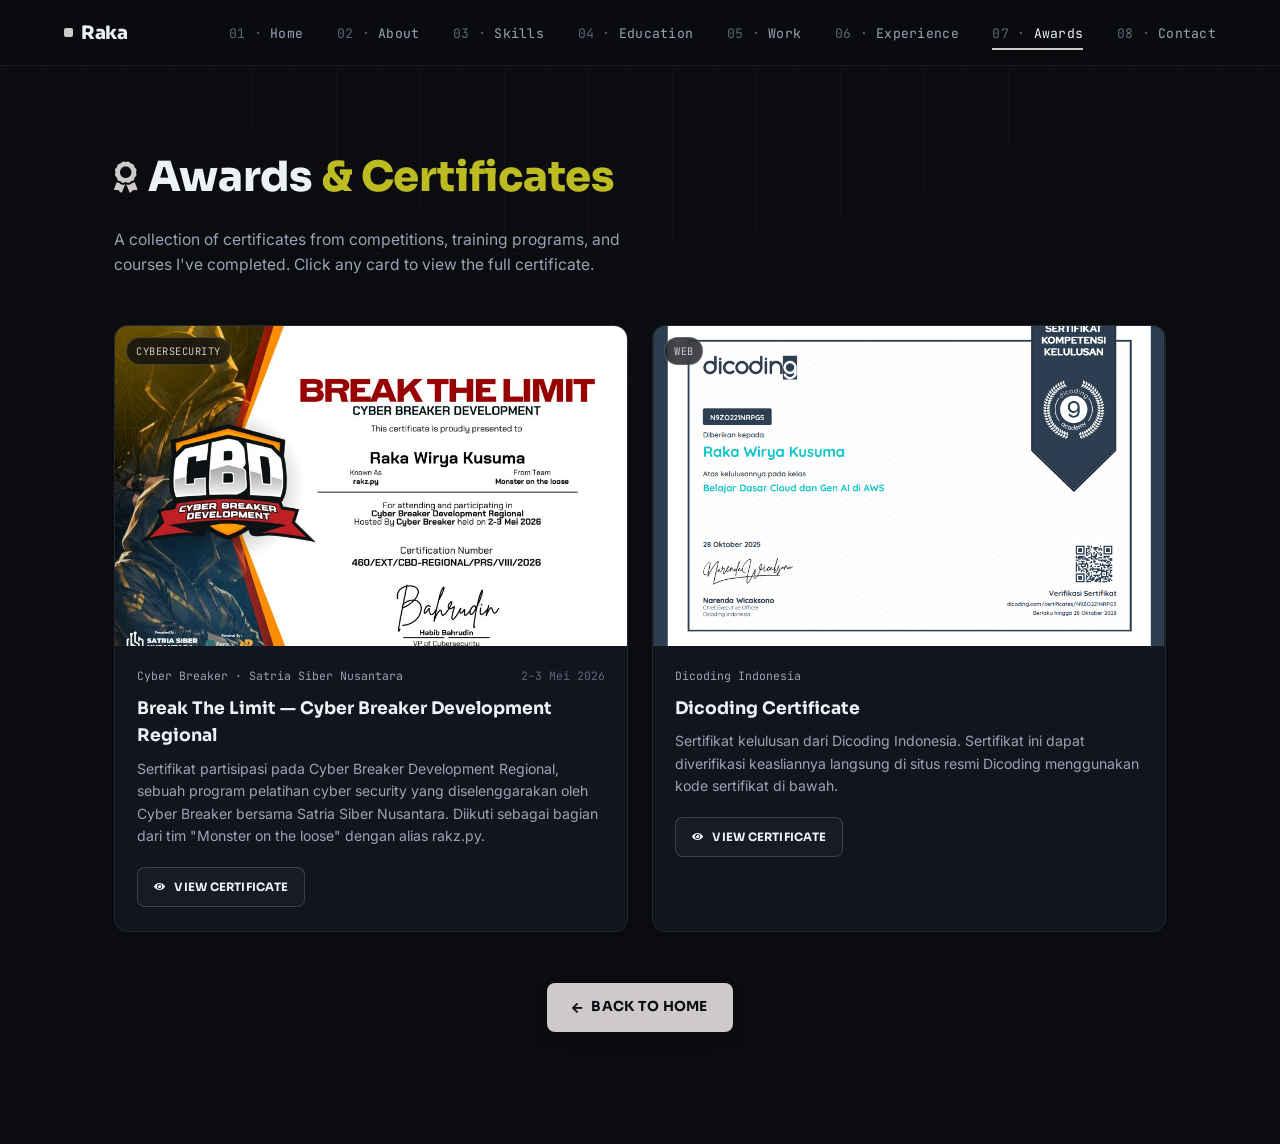
<file: awards/index.html>
<!DOCTYPE html>
<html lang="en">
<head>
    <meta charset="UTF-8">
    <meta http-equiv="X-UA-Compatible" content="IE=edge">
    <meta name="viewport" content="width=device-width, initial-scale=1.0">
    <meta name="description" content="Awards and certificates earned by Raka Wirya Kusuma." />
    <link rel="stylesheet" href="./style.css">
    <!-- Font Awesome -->
    <link rel="stylesheet" href="https://cdnjs.cloudflare.com/ajax/libs/font-awesome/5.15.3/css/all.min.css" integrity="sha512-iBBXm8fW90+nuLcSKlbmrPcLa0OT92xO1BIsZ+ywDWZCvqsWgccV3gFoRBv0z+8dLJgyAHIhR35VZc2oM/gI1w==" crossorigin="anonymous" referrerpolicy="no-referrer" />
    <link id='favicon' rel="shortcut icon" href="../assets/images/logo.png" type="image/x-png">
    <title>Awards &amp; Certificates | Raka Wirya Kusuma</title>
</head>
<body>

<!-- navbar starts -->
<header>
        <a href="/" class="logo"><span class="dot"></span> Raka</a>

        <div id="menu" class="fas fa-bars" aria-label="Toggle menu"></div>
        <nav class="navbar">
            <ul>
            <li><a data-i="1" href="../#home">Home</a></li>
            <li><a data-i="2" href="../#about">About</a></li>
            <li><a data-i="3" href="../#skills">Skills</a></li>
            <li><a data-i="4" href="../#education">Education</a></li>
            <li><a data-i="5" href="../#work">Work</a></li>
            <li><a data-i="6" href="../#experience">Experience</a></li>
            <li><a data-i="7" class="active" href="../awards">Awards</a></li>
            <li><a data-i="8" href="../#contact">Contact</a></li>
            </ul>
        </nav>
</header>
<!-- navbar ends -->

<!-- awards section starts -->
<section class="work" id="awards">

  <h2 class="heading"><i class="fas fa-award"></i> Awards <span>&amp; Certificates</span></h2>
  <p class="lede-top">A collection of certificates from competitions, training programs, and courses I've completed. Click any card to view the full certificate.</p>

  <div class="box-container awards-container" id="awardsContainer"><!-- filled by JS --></div>

  <div class="backbtn">
    <a href="../#home" class="btn primary">
        <i class="fas fa-arrow-left"></i>
        <span>Back to Home</span>
  </a>
  </div>

</section>
<!-- awards section ends -->

<!-- scroll top btn -->
<a href="#awards" aria-label="Scroll to top" class="fas fa-angle-up" id="scroll-top"></a>
<!-- scroll back to top -->

<script src="./script.js"></script>

</body>
</html>
</file>
<file: awards/style.css>
@import url('../assets/css/style.css');

.work{ padding-top:9rem; }
.lede-top{ color:var(--text-dim); max-width:560px; margin:-2rem 0 3rem; font-size:.98rem; }

/* ---- certificate detail page ---- */
.detail-card{ max-width:920px; margin:0 auto 2.5rem; }
.detail-card .cert-frame{
  border-radius:var(--radius); overflow:hidden; border:1px solid var(--line);
  background:var(--panel-2); margin-bottom:2rem;
}
.detail-card .cert-frame img{ width:100%; display:block; }
.detail-card .cert-placeholder{
  display:flex; flex-direction:column; align-items:center; justify-content:center;
  gap:1rem; padding:4.5rem 2rem; color:var(--text-dim); text-align:center;
}
.detail-card .cert-placeholder i{ font-size:3rem; color:var(--accent); }

.detail-card .d-kicker{ font-family:var(--f-mono); font-size:.8rem; color:var(--accent); margin-bottom:.6rem; display:block; }
.detail-card h1{ font-family:var(--f-display); font-weight:800; font-size:clamp(1.6rem, 3vw, 2.1rem); margin-bottom:1rem; letter-spacing:-.01em; }
.detail-card .d-desc{ color:var(--text-dim); max-width:70ch; margin-bottom:2rem; }

.detail-card .d-grid{
  display:grid; grid-template-columns:repeat(auto-fit, minmax(190px,1fr)); gap:1rem; margin-bottom:2rem;
}
.detail-card .d-box{
  background:var(--panel); border:1px solid var(--line); border-radius:var(--radius-sm); padding:1.1rem 1.2rem;
}
.detail-card .d-box span{ font-family:var(--f-mono); font-size:.72rem; text-transform:uppercase; letter-spacing:.06em; color:var(--text-faint); display:block; margin-bottom:.2rem; }
.detail-card .d-box p{ margin:0; font-size:.92rem; }

.detail-card .d-actions{ display:flex; gap:1rem; flex-wrap:wrap; margin-bottom:1rem; }

.not-found{ text-align:center; padding:4rem 1rem; color:var(--text-dim); font-family:var(--f-mono); }
</file>
